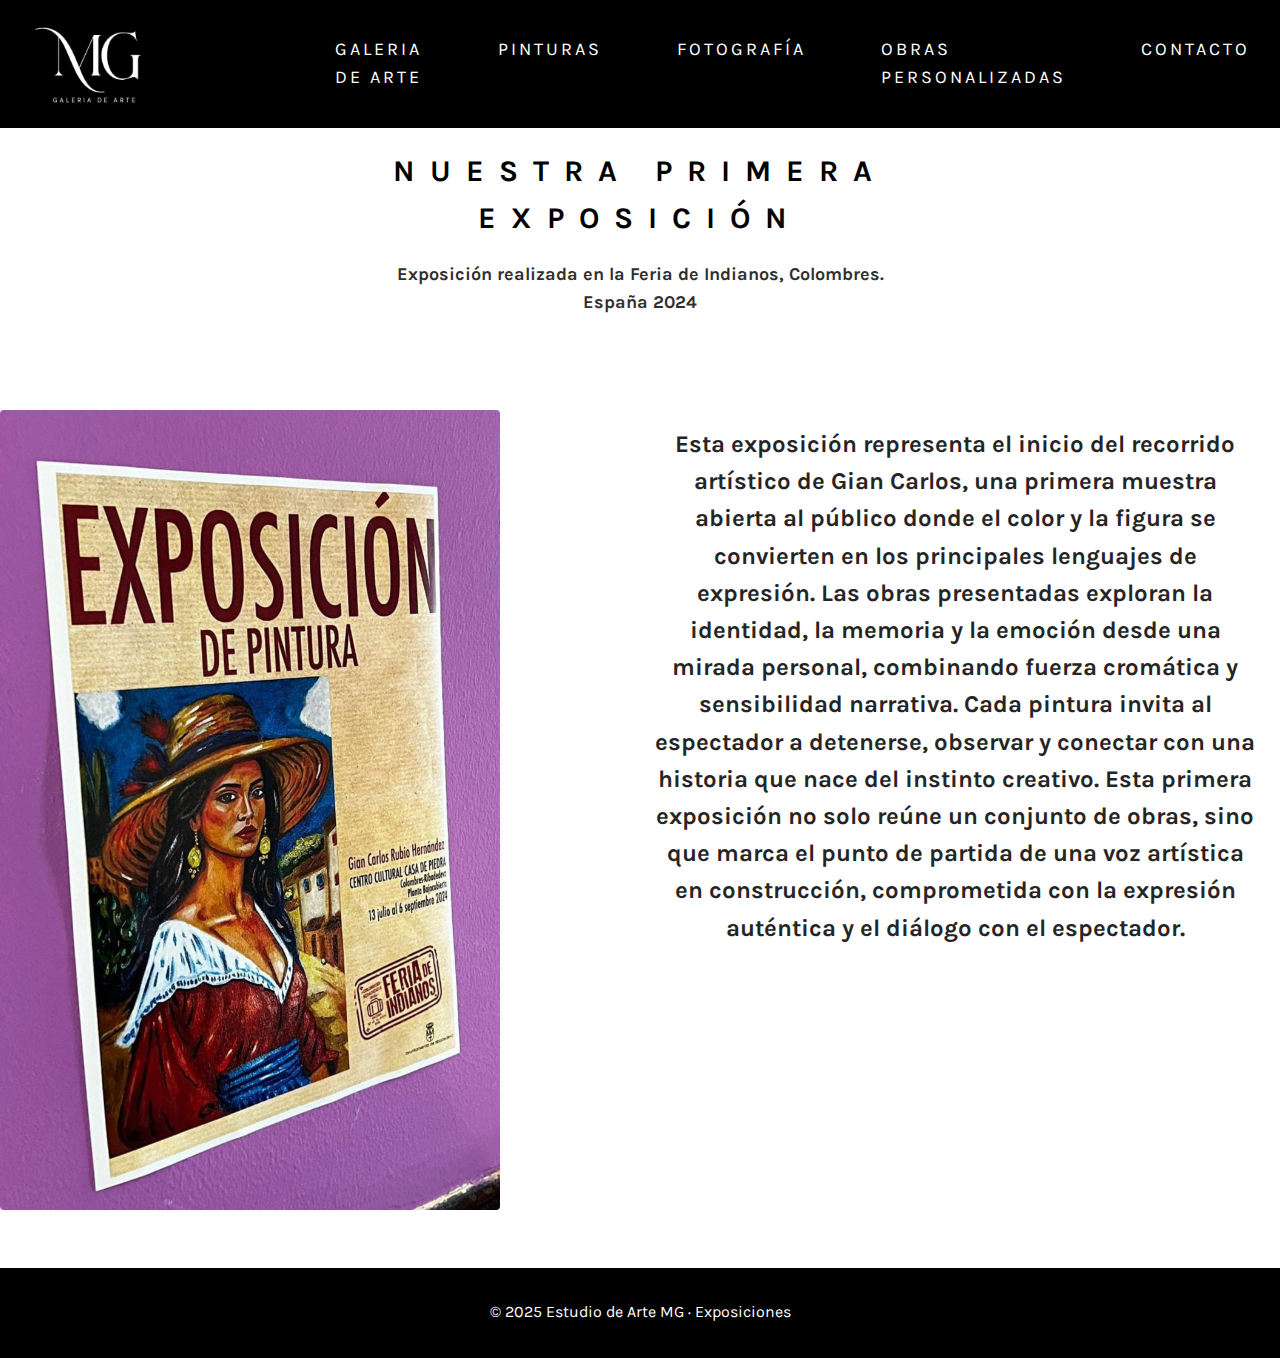
<file: exposiciones.html>
<!DOCTYPE html>
<html lang="es">
    <head>
    <meta charset="UTF-8">
    <meta name="viewport" content="width=device-width, initial-scale=1.0">
    <title> Exposición</title>
    <link rel =" preconnect" href=" https: //fonts.googleapis.com">
    <link rel =" preconnect" href=" https: //fonts.gstatic.com" crossorigin>
    <link href="https://fonts.googleapis.com/css2?family=Karla:ital,wght@0,200..800;1,200..800&display=swap" rel="stylesheet">
    <link rel="stylesheet" href="estilo-exposiciones.css">
    <link rel="stylesheet" href="https://cdnjs.cloudflare.com/ajax/libs/font-awesome/6.0.0-beta3/css/all.min.css">
</head>
<body>
    <!-- CABECERA -->

    <header class="banner">
        <img src="img/logomg.JPG" class="logo">    

     <!-- MENU -->
      <nav class="menu">
        <ul>
           <li><a href="index.html">GALERIA DE ARTE</a></li>
           <li><a href="pintura.html">PINTURAS</a></li>
           <li><a href="fotografia.html">FOTOGRAFÍA</a></li>
           <li><a href="obraspersonalizadas.html">OBRAS PERSONALIZADAS</a></li>
           <li><a href="formulario.html">CONTACTO</a></li>
        </ul>
      </nav>
    </header> 

    <section class="encabezado">
      <div class="encabezado-exposicion">
        <h1>NUESTRA PRIMERA EXPOSICIÓN</h1>
        <h2> Exposición realizada en la Feria de Indianos, Colombres. España 2024</h2>
        </div>     
    </section>

    <div class="galeria-exposicion">  
        
            <div class="imagen-exposicion">
                <img src="img/exposicion.jpg" alt="Exposición 1">
            </div>

         <div class="texto-exposicion">
                <h1> Esta exposición representa el inicio del recorrido artístico de Gian Carlos,
                   una primera muestra abierta al público donde el color y la figura se convierten 
                   en los principales lenguajes de expresión.
                   Las obras presentadas exploran la identidad, la memoria y la emoción desde una mirada personal,
                   combinando fuerza cromática y sensibilidad narrativa. Cada pintura invita al espectador a detenerse, 
                   observar y conectar con una historia que nace del instinto creativo.
                   Esta primera exposición no solo reúne un conjunto de obras, sino que marca el punto 
                   de partida de una voz artística en construcción, comprometida con la expresión auténtica y el diálogo con el espectador. </h1> 
        </div>   
    </div>

      <footer class="site-footer"> <!-- Pie -->
    © 2025 Estudio de Arte MG · Exposiciones <!-- Nota -->
  </footer> <!-- Fin pie -->
</body>
</html>
</file>
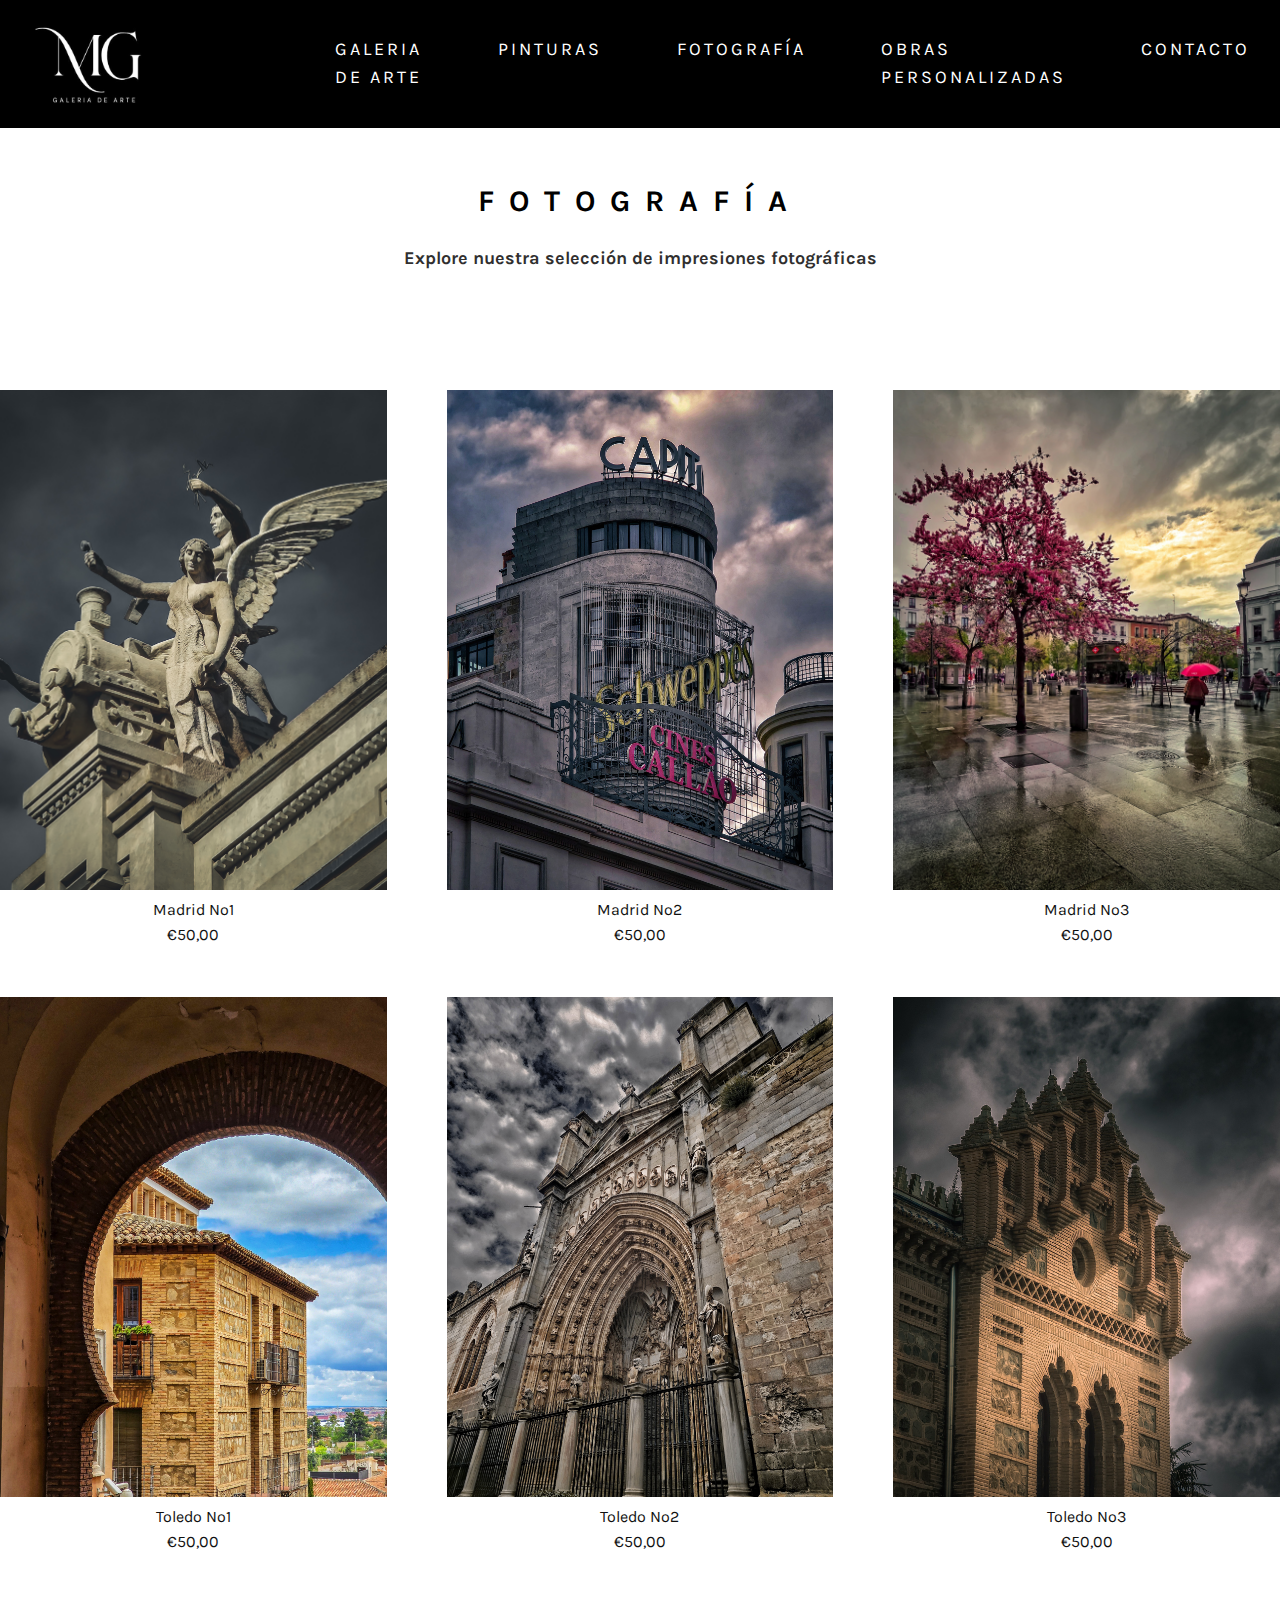
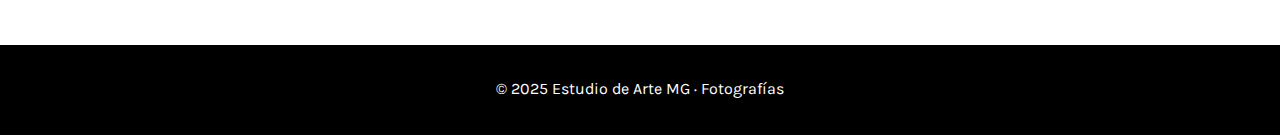
<file: fotografia.html>
<!DOCTYPE html>
<html lang="es">
    <head>
    <meta charset="UTF-8">
    <meta name="viewport" content="width=device-width, initial-scale=1.0">
    <title> Fotografía</title>
    <link rel =" preconnect" href=" https: //fonts.googleapis.com">
    <link rel =" preconnect" href=" https: //fonts.gstatic.com" crossorigin>
    <link href="https://fonts.googleapis.com/css2?family=Karla:ital,wght@0,200..800;1,200..800&display=swap" rel="stylesheet">
    <link rel="stylesheet" href="estilo-fotografia.css">
    <link rel="stylesheet" href="https://cdnjs.cloudflare.com/ajax/libs/font-awesome/6.0.0-beta3/css/all.min.css">
</head>
<body>
    <!-- CABECERA -->

    <header class="banner">
        <img src="img/logomg.JPG" class="logo">    

     <!-- MENU -->
      <nav class="menu">
        <ul>
           <li><a href="index.html">GALERIA DE ARTE</a></li>
           <li><a href="pintura.html">PINTURAS</a></li>
           <li><a href="fotografia.html">FOTOGRAFÍA</a></li>
           <li><a href="obraspersonalizadas.html">OBRAS PERSONALIZADAS</a></li>
           <li><a href="formulario.html">CONTACTO</a></li>
        </ul>
      </nav>
    </header> 

    <section class="encabezado">
      <div class="encabezado-fotografia">
        <h1>FOTOGRAFÍA</h1>
        <h2> Explore nuestra selección de impresiones fotográficas</h2>
        </div>     
    </section>

    <div class="galeria-fotografia">  
        
        <div class="art-item">
            <a href="#" class="fotografia1">
                <img src="img/Madrid_1.jpg" alt="Madrid 1">
                <div class="art-title">Madrid Nº1</div>
                <div class="art-price">€50,00</div>
            </a>
        </div>

         <div class="art-item">
            <a href="#" class="fotografia2">
                <img src="img/Madrid_2.jpg" alt="Madrid 2">
                <div class="art-title">Madrid Nº2</div>
                <div class="art-price">€50,00</div>
            </a>
        </div>

         <div class="art-item">
            <a href="#" class="fotografia3">
                <img src="img/Madrid_3.jpg" alt="Madrid 3">
                <div class="art-title">Madrid Nº3</div>
                <div class="art-price">€50,00</div>
            </a>
        </div>
    </div>

    <div class="galeria-fotografia">  
       
        <div class="art-item">
            <a href="#" class="fotografia4">
                <img src="img/Toledo.jpg" alt="Toledo 1">
                <div class="art-title">Toledo Nº1</div>
                <div class="art-price">€50,00</div>
            </a>
        </div>

         <div class="art-item">
            <a href="#" class="fotografia2">
                <img src="img/Toledo_2.jpg" alt="Toledo 2">
                <div class="art-title">Toledo Nº2</div>
                <div class="art-price">€50,00</div>
            </a>
        </div>

         <div class="art-item">
            <a href="#" class="fotografia3">
                <img src="img/Toledo_3.jpg" alt="Toledo 3">
                <div class="art-title">Toledo Nº3</div>
                <div class="art-price">€50,00</div>
            </a>
        </div>
    </div>


    <footer class="site-footer"> <!-- Pie -->
    © 2025 Estudio de Arte MG · Fotografías <!-- Nota -->
  </footer> <!-- Fin pie -->
</body>
</html>
</file>
<file: estilo-exposiciones.css>
.banner {
    border: 0%;
    margin: 0%;
    padding:0% ; 
    display: flex;
    justify-content:center ; 
    align-items: center ; 
    background-color: black;
    position: fixed;
    width: 100vw;
    top: 0;
    z-index: 100;  
}

.logo {
    margin-right: 80px;
    width: auto ;
    height:110px ;
}

.menu a {
   
    display: inline-block;
    text-decoration:none;
    padding: 20px 30px;
    font-size:18px;
    color: white;
    letter-spacing: 3px;
    font-family:'Karla';
}

.menu a:hover {
    color: rgb(138, 14, 107);
    transform: scale(1.1);
    transition: all 0.1s ease ;
}  

.menu ul {
    list-style:none;/
    padding: 0;
    display:flex;
    gap: 15px; 
    justify-content:center;
} 


/* BASE */

*{ box-sizing:border-box }
html,body{ height:100% }

body{
  margin:0; 
  color:var(--paper);
  background: var(--ink);
  font-family: 'Karla';
  line-height:1.55;
}

.encabezado {
  margin-top: 0;
  width: 100%;
  height: 250px;

}

.encabezado-exposicion {
  padding:18px;
  text-align: center;
  width: 580px;
  margin: 110px auto 0 auto;
}

.encabezado-exposicion h1  { 
    color: rgb(0, 0, 0);
    font-family: 'Karla';
    font-size: 30px;
    margin:20px 0 .25rem; 
    letter-spacing: 15px;
      
 }

.encabezado-exposicion h2  { 
    color: rgb(48, 47, 47);
    font-family: 'Karla';
    font-size: 18px;
    margin:20px 0 .25rem; 
     
 }

 .galeria-exposicion {
    display: grid;
    grid-template-columns: repeat(2, 1fr);
    gap: 30px;
    max-width: 1400px;
    margin: 0 auto;
    padding-top: 50px;
}
.texto-exposicion {
   text-align: center;
   font-size: 12px;
   font-family: 'Karla';
   width: 600px;
   color: rgb(38, 37, 37);
    
 }

.imagen-exposicion img {
   width: 80%;
   height: 800px;
   object-fit: cover;
   border-radius: 4px;
   transition: transform 0.3s ease;
   margin-bottom: 50px;
}

 .site-footer{
  width:100% ; margin:0 auto 24px; height: 90px;
  justify-content: center;
  align-content: center;
  color:#ffffff; text-align:center; text-shadow: 0 1px 4px rgba(0,0,0,.35);
  background-color: black;
 }
</file>
<file: estilo-fotografia.css>
/* =========================
   · Formulario Pintura
   ========================= */
:root{
  --paper:#000000; --panel:#0c1b33; --ink:#ffffff; 
  --gap:16px; --radius:16px; --t:.25s cubic-bezier(.2,.8,.2,1)
}


/* Banner Formulario*/

.banner {
    border: 0%;
    margin: 0%;
    padding:0% ; 
    display: flex;
    justify-content:center ; 
    align-items: center ; 
    background-color: black;
    position: fixed;
    width: 100vw;
    top: 0;
    z-index: 100;  
}

.logo {
    margin-right: 80px;
    width: auto ;
    height:110px ;
}

.menu a {
   
    display: inline-block;
    text-decoration:none;
    padding: 20px 30px;
    font-size:18px;
    color: white;
    letter-spacing: 3px;
    font-family:'Karla';
}

.menu a:hover {
    color: rgb(138, 14, 107);
    transform: scale(1.1);
    transition: all 0.1s ease ;
}  

.menu ul {
    list-style:none;/
    padding: 0;
    display:flex;
    gap: 15px; 
    justify-content:center;
} 


/* BASE */

*{ box-sizing:border-box }
html,body{ height:100% }

body{
  margin:0; 
  color:var(--paper);
  background: var(--ink);
  font-family: 'Karla';
  line-height:1.55;
}


/*SECCION ENCABEZADO*/


.encabezado {
  margin-top: 0;
  width: 100%;
  height: 200px;
  

}

.encabezado-fotografia {
  padding:18px;
  text-align: center;
  width: 580px;
  margin: 140px auto 0 auto;

}

.encabezado-fotografia h1  { 
    color: rgb(0, 0, 0);
    font-family: 'Karla';
    font-size: 30px;
    margin:20px 0 .25rem; 
    letter-spacing: 15px;
      
 }

.encabezado-fotografia h2  { 
    color: rgb(48, 47, 47);
    font-family: 'Karla';
    font-size: 18px;
    margin:20px 0 .25rem; 
     
 }

.galeria-fotografia {
    display: grid;
    grid-template-columns: repeat(3, 1fr);
    gap: 60px;
    max-width: 1400px;
    margin: 0 auto;
    padding-top: 50px;
}

.art-item {
   text-align: center;
 }

.art-item a {
   text-decoration: none;
   color: #111;
}

.art-item img {
   width: 100%;
   height: 500px;
   object-fit: cover;
   transition: transform 0.3s ease;
}


 .site-footer{
  width:100% ; margin:90px auto 24px; height: 90px;
  justify-content: center;
  align-content: center;
  color:#ffffff; text-align:center; text-shadow: 0 1px 4px rgba(0,0,0,.35);
  background-color: black;
 }
</file>
